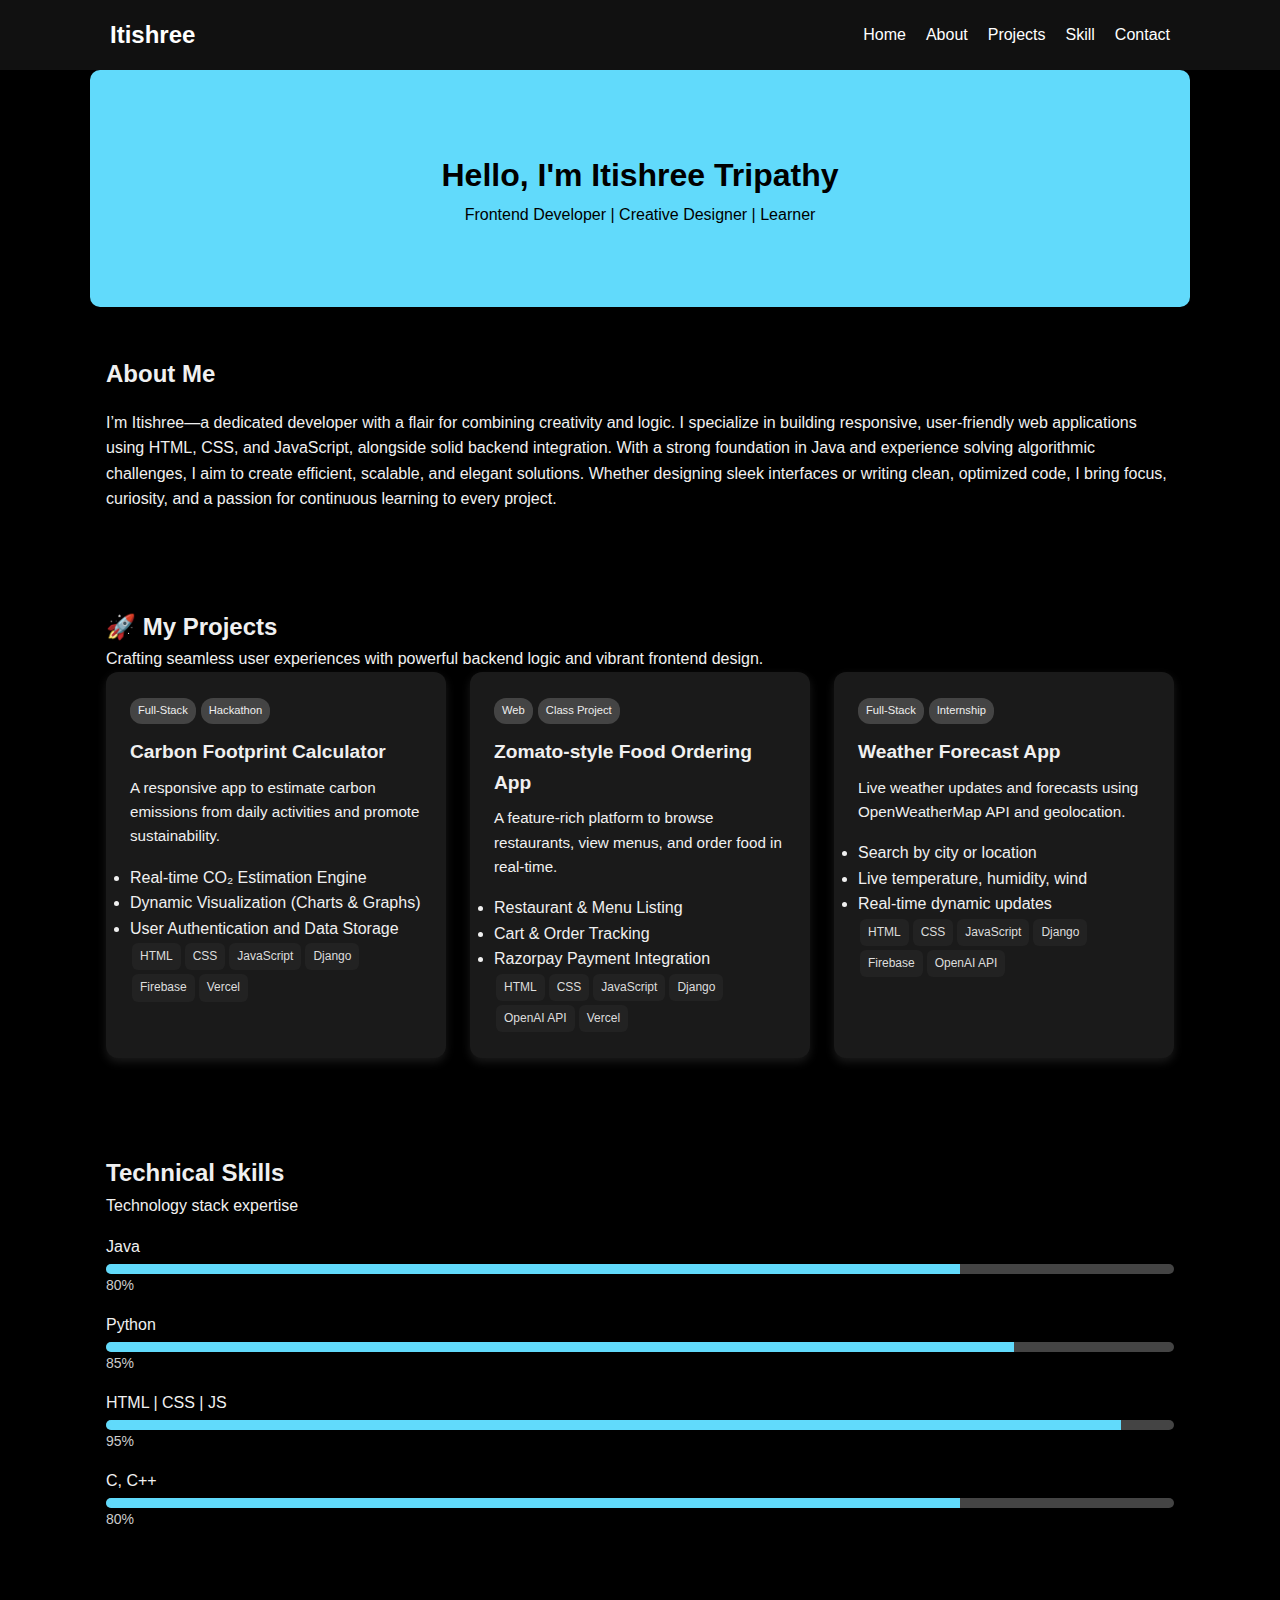
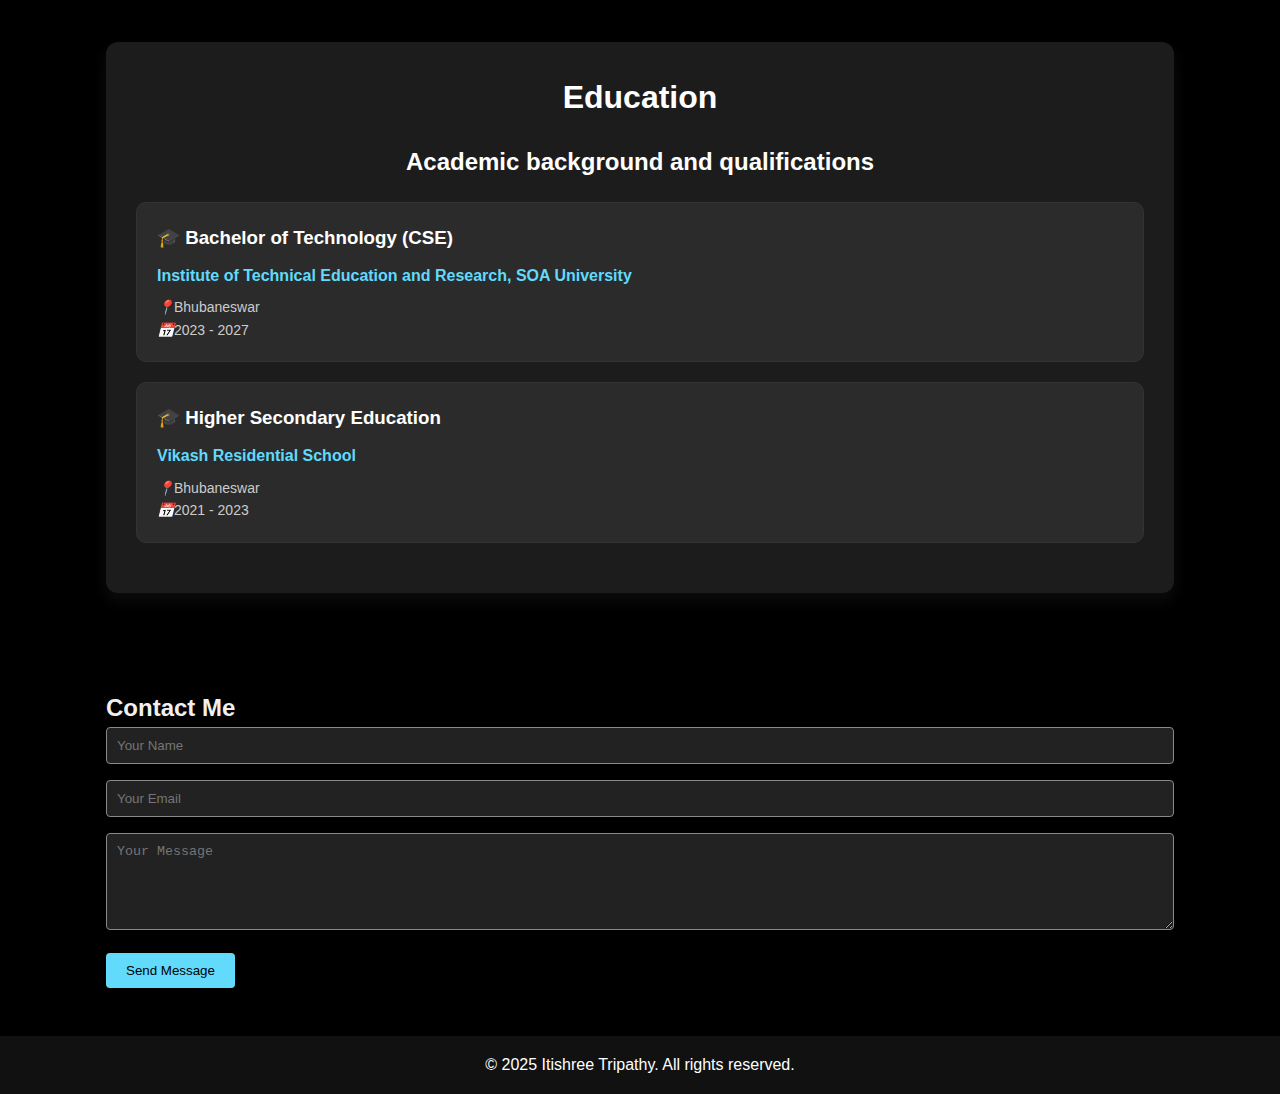
<file: personal portfolio.html>
<!DOCTYPE html>
<html lang="en">
<head>
  <meta charset="UTF-8" />
  <meta name="viewport" content="width=device-width, initial-scale=1.0"/>
  <title>Itishree Tripathy | Portfolio</title>
  <style>
    /* === RESET & BASE === */
    * {
      margin: 0;
      padding: 0;
      box-sizing: border-box;
    }
    body {
      font-family: 'Segoe UI', sans-serif;
      background: #000; /* Dark background */
      color: #f0f0f0; /* Light text for visibility */
      line-height: 1.6;
    }

    /* === HEADER === */
    header {
      background: #111;
      color: #fff;
      padding: 1rem 0;
      position: sticky;
      top: 0;
      z-index: 1000;
    }
    nav {
      max-width: 1100px;
      margin: auto;
      display: flex;
      justify-content: space-between;
      align-items: center;
      padding: 0 20px;
    }
    nav h1 {
      font-size: 1.5rem;
    }
    nav ul {
      list-style: none;
      display: flex;
    }
    nav li {
      margin-left: 20px;
    }
    nav a {
      color: #fff;
      text-decoration: none;
      transition: color 0.3s ease;
    }
    nav a:hover {
      color: #61dafb;
    }

    /* === SECTIONS === */
    section {
      padding: 3rem 1rem;
      max-width: 1100px;
      margin: auto;
    }
    #home {
      text-align: center;
      background: #61dafb;
      color: #000;
      padding: 5rem 1rem;
      border-radius: 10px;
    }
    #home h2 {
      font-size: 2rem;
    }

    /* === ABOUT === */
    #about p {
      margin-top: 1rem;
    }

    /* === PROJECTS === */
    .projects-container {
      display: grid;
      grid-template-columns: repeat(auto-fit, minmax(300px, 1fr));
      gap: 1.5rem;
    }
    .project-card {
      background: #1a1a1a;
      border-radius: 12px;
      padding: 1.5rem;
      box-shadow: 0 4px 10px rgba(255, 255, 255, 0.1);
    }
    .badge {
      display: inline-block;
      background: #444;
      color: #eee;
      font-size: 0.7rem;
      padding: 4px 8px;
      border-radius: 12px;
      margin-right: 5px;
      margin-bottom: 5px;
    }
    .project-title {
      font-size: 1.2rem;
      font-weight: bold;
      margin-top: 0.5rem;
    }
    .project-desc {
      font-size: 0.95rem;
      margin: 0.5rem 0 1rem;
    }
    .tech-stack span {
      background: #222;
      color: #ddd;
      font-size: 0.75rem;
      border-radius: 6px;
      padding: 4px 8px;
      margin: 2px;
      display: inline-block;
    }

    /* === SKILLS === */
    .skill-bar {
      margin: 1rem 0;
    }
    .skill-bar span {
      display: block;
      margin-bottom: 4px;
    }
    .bar {
      width: 100%;
      height: 10px;
      background: #444;
      border-radius: 10px;
      overflow: hidden;
    }
    .progress {
      height: 100%;
      background: #61dafb;
    }
    .percent {
      font-size: 14px;
      color: #ccc;
    }

    /* === EDUCATION === */
    .education-section {
      background-color: #1c1c1c;
      border-radius: 12px;
      padding: 30px;
      box-shadow: 0 8px 16px rgba(255, 255, 255, 0.05);
    }
    .education-section h1,
    .education-section h2 {
      text-align: center;
      margin-bottom: 20px;
      color: #fff;
    }
    .education-section .card {
      border: 1px solid #333;
      border-radius: 10px;
      padding: 20px;
      margin-bottom: 20px;
      background-color: #2b2b2b;
    }
    .education-section .card h3 {
      margin-bottom: 10px;
      color: #fff;
    }
    .education-section .card a {
      text-decoration: none;
      color: #61dafb;
      font-weight: bold;
      display: inline-block;
      margin-bottom: 8px;
    }
    .education-section .info {
      font-size: 14px;
      color: #ccc;
    }

    /* === CONTACT === */
    form input, form textarea {
      width: 100%;
      padding: 10px;
      margin-bottom: 1rem;
      border-radius: 4px;
      border: 1px solid #888;
      background: #222;
      color: #fff;
    }
    form button {
      padding: 10px 20px;
      background: #61dafb;
      color: #000;
      border: none;
      cursor: pointer;
      border-radius: 4px;
    }

    /* === FOOTER === */
    footer {
      text-align: center;
      padding: 1rem;
      background: #111;
      color: #fff;
    }

    /* === RESPONSIVE === */
    @media (max-width: 600px) {
      nav ul {
        flex-direction: column;
        gap: 10px;
      }
    }
  </style>
</head>
<body>

  <!-- Header -->
  <header>
    <nav>
      <h1>Itishree</h1>
      <ul>
        <li><a href="#home">Home</a></li>
        <li><a href="#about">About</a></li>
        <li><a href="#projects">Projects</a></li>
        <li><a href="#Skill">Skill</a></li>
        <li><a href="#contact">Contact</a></li>
      </ul>
    </nav>
  </header>

  <!-- Home -->
  <section id="home">
    <h2>Hello, I'm Itishree Tripathy</h2>
    <p>Frontend Developer | Creative Designer | Learner</p>
  </section>

  <!-- About -->
  <section id="about">
    <h2>About Me</h2>
    <p>
      I’m Itishree—a dedicated developer with a flair for combining creativity and logic.
      I specialize in building responsive, user-friendly web applications using HTML, CSS, and JavaScript, alongside solid backend integration.
      With a strong foundation in Java and experience solving algorithmic challenges, I aim to create efficient, scalable, and elegant solutions.
      Whether designing sleek interfaces or writing clean, optimized code, I bring focus, curiosity, and a passion for continuous learning to every project.
    </p>
  </section>

  <!-- Projects -->
  <section id="projects">
    <h2>🚀  My Projects</h2>
    <p>Crafting seamless user experiences with powerful backend logic and vibrant frontend design.</p>
    <div class="projects-container">

      <div class="project-card">
        <div><span class="badge">Full-Stack</span><span class="badge">Hackathon</span></div>
        <div class="project-title">Carbon Footprint Calculator</div>
        <div class="project-desc">A responsive app to estimate carbon emissions from daily activities and promote sustainability.</div>
        <ul>
          <li>Real-time CO₂ Estimation Engine</li>
          <li>Dynamic Visualization (Charts & Graphs)</li>
          <li>User Authentication and Data Storage</li>
        </ul>
        <div class="tech-stack">
          <span>HTML</span><span>CSS</span><span>JavaScript</span><span>Django</span><span>Firebase</span><span>Vercel</span>
        </div>
      </div>

      <div class="project-card">
        <div><span class="badge">Web</span><span class="badge">Class Project</span></div>
        <div class="project-title">Zomato-style Food Ordering App</div>
        <div class="project-desc">A feature-rich platform to browse restaurants, view menus, and order food in real-time.</div>
        <ul>
          <li>Restaurant & Menu Listing</li>
          <li>Cart & Order Tracking</li>
          <li>Razorpay Payment Integration</li>
        </ul>
        <div class="tech-stack">
          <span>HTML</span><span>CSS</span><span>JavaScript</span><span>Django</span><span>OpenAI API</span><span>Vercel</span>
        </div>
      </div>

      <div class="project-card">
        <div><span class="badge">Full-Stack</span><span class="badge">Internship</span></div>
        <div class="project-title">Weather Forecast App</div>
        <div class="project-desc">Live weather updates and forecasts using OpenWeatherMap API and geolocation.</div>
        <ul>
          <li>Search by city or location</li>
          <li>Live temperature, humidity, wind</li>
          <li>Real-time dynamic updates</li>
        </ul>
        <div class="tech-stack">
          <span>HTML</span><span>CSS</span><span>JavaScript</span><span>Django</span><span>Firebase</span><span>OpenAI API</span>
        </div>
      </div>

    </div>
  </section>

  <!-- Skills -->
  <section id="Skill">
    <h2>Technical Skills</h2>
    <p>Technology stack expertise</p>
    <div class="skills-container">
      <div class="skill-bar">
        <span>Java</span>
        <div class="bar"><div class="progress" style="width: 80%;"></div></div>
        <span class="percent">80%</span>
      </div>
      <div class="skill-bar">
        <span>Python</span>
        <div class="bar"><div class="progress" style="width: 85%;"></div></div>
        <span class="percent">85%</span>
      </div>
      <div class="skill-bar">
        <span>HTML | CSS | JS</span>
        <div class="bar"><div class="progress" style="width: 95%;"></div></div>
        <span class="percent">95%</span>
      </div>
      <div class="skill-bar">
        <span>C, C++</span>
        <div class="bar"><div class="progress" style="width: 80%;"></div></div>
        <span class="percent">80%</span>
      </div>
    </div>
  </section>

  <!-- Education -->
  <section>
    <div class="education-section">
      <h1>Education</h1>
      <h2>Academic background and qualifications</h2>
      <div class="card">
        <h3>🎓 Bachelor of Technology (CSE)</h3>
        <a href="#">Institute of Technical Education and Research, SOA University</a>
        <div class="info"><i>📍</i>Bhubaneswar</div>
        <div class="info"><i>📅</i>2023 - 2027</div>
      </div>
      <div class="card">
        <h3>🎓 Higher Secondary Education</h3>
        <a href="#">Vikash Residential School</a>
        <div class="info"><i>📍</i>Bhubaneswar</div>
        <div class="info"><i>📅</i>2021 - 2023</div>
      </div>
    </div>
  </section>

  <!-- Contact -->
  <section id="contact">
    <h2>Contact Me</h2>
    <form id="contact-form">
      <input type="text" placeholder="Your Name" required />
      <input type="email" placeholder="Your Email" required />
      <textarea rows="5" placeholder="Your Message" required></textarea>
      <button type="submit">Send Message</button>
    </form>
    <p id="form-msg"></p>
  </section>

  <!-- Footer -->
  <footer>
    <p>&copy; 2025 Itishree Tripathy. All rights reserved.</p>
  </footer>

  <script>
    document.getElementById('contact-form').addEventListener('submit', function(e) {
      e.preventDefault();
      document.getElementById('form-msg').innerText = 'Thank you! Your message has been sent.';
      this.reset();
    });
  </script>

</body>
</html>
</file>
